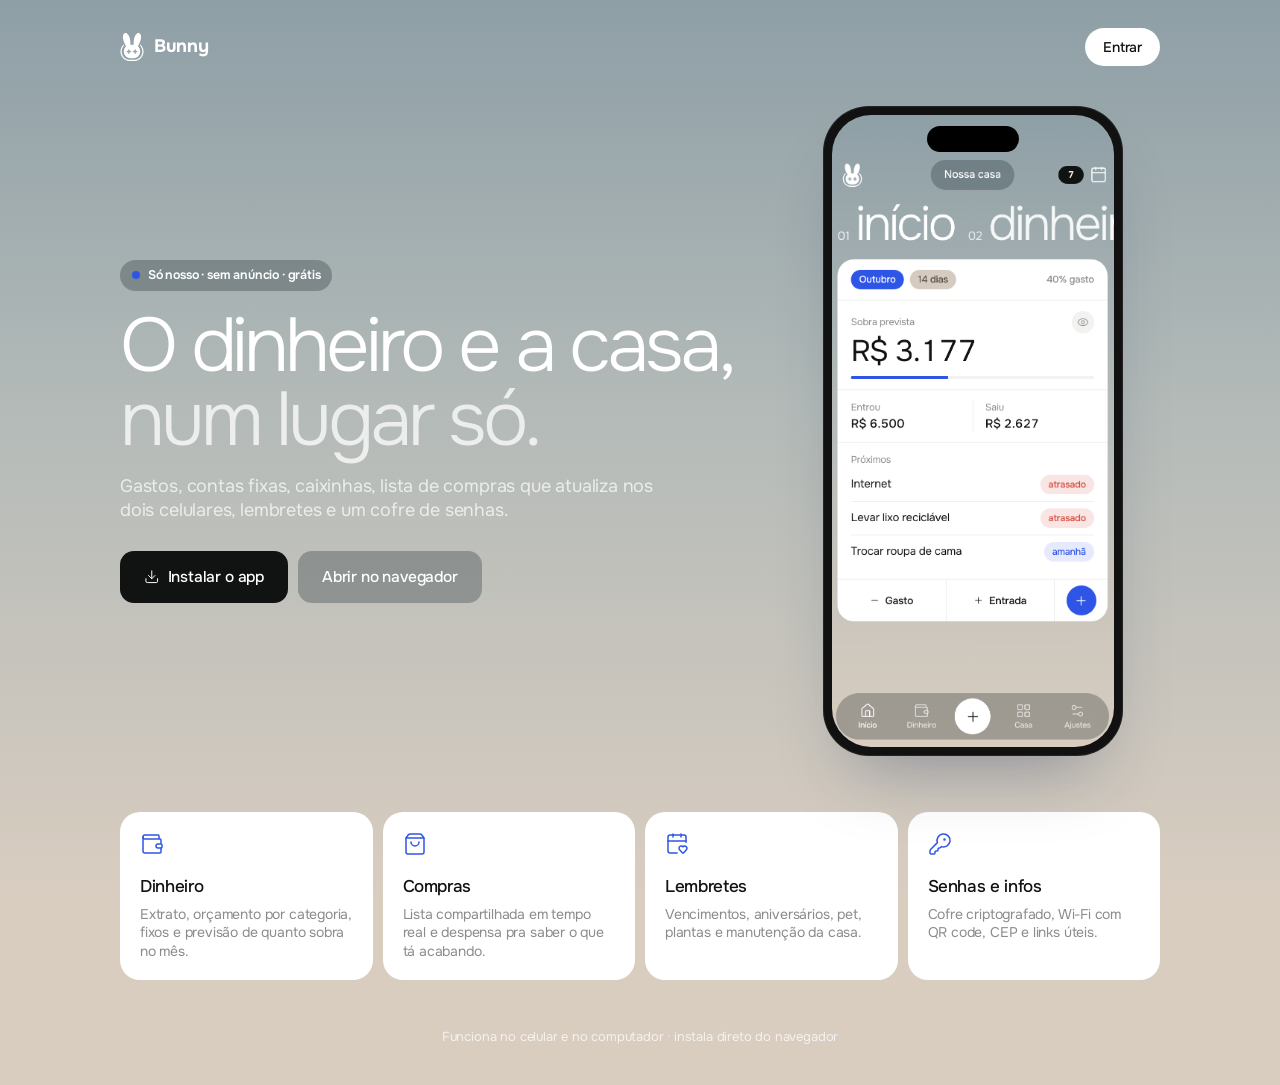
<file: index.html>
<!doctype html>
<html lang="pt-BR">
<head>
  <meta charset="utf-8">
  <meta name="viewport" content="width=device-width, initial-scale=1, viewport-fit=cover">
  <meta name="theme-color" content="#f5f6f8">
  <title>Bunny · finanças e casa</title>
  <meta name="description" content="O app da nossa casa: dinheiro, compras, lembretes e senhas num lugar só.">
  <link rel="manifest" href="/manifest.json">
  <link rel="icon" href="/icons/favicon.svg" type="image/svg+xml">
  <link rel="apple-touch-icon" href="/icons/apple-touch-icon.png">
  <link rel="preload" href="/fonts/onest-latin-wght-normal.woff2" as="font" type="font/woff2" crossorigin>
  <script>if (matchMedia("(display-mode: standalone)").matches || navigator.standalone) location.replace("/app/");</script>
  <script src="/prefs.js"></script>
  <link rel="stylesheet" href="/app/style.css">
  <style>
    .wrap { max-width: 1080px; margin: 0 auto; padding: calc(var(--safe-t) + 18px) 20px 40px; }
    .bar-top { display: flex; align-items: center; justify-content: space-between; margin-bottom: 40px; }
    .brand { display: flex; align-items: center; gap: 10px; font-weight: 700; font-size: 18px; letter-spacing: -0.02em; }
    .brand { color: var(--on-bg); } .brand .m { color: var(--logo); display: grid; }
    .brand svg { width: 24px; height: 28px; fill: currentColor; }
    .pill-link { padding: 10px 18px; border-radius: 999px; font-weight: 500; font-size: 14px; }
    .hero-l { display: grid; gap: 40px; align-items: center; }
    .eyebrow { display: inline-flex; gap: 8px; align-items: center; padding: 7px 12px; border-radius: 999px; font-size: 12.5px; font-weight: 600; margin-bottom: 18px; }
    .eyebrow { background: var(--glass) !important; color: var(--on-bg); } .eyebrow i { width: 8px; height: 8px; border-radius: 50%; background: var(--accent); }
    h1.title { font-size: clamp(44px, 7vw, 76px); line-height: 0.98; letter-spacing: -0.055em; margin: 0 0 18px; font-weight: 300; color: var(--on-bg); }
    h1.title em { font-style: normal; color: var(--on-bg); opacity: .75; }
    .glass { background: var(--surface); }
    
    .lead { font-size: 18px; color: var(--on-bg-muted); max-width: 30em; margin: 0 0 28px; }
    .ctas { display: flex; gap: 10px; flex-wrap: wrap; }
    .ctas .btn { width: auto; padding: 0 24px; height: 52px; font-size: 15.5px; }
    .how { margin-top: 18px; border-radius: var(--r); padding: 16px 18px; font-size: 14px; line-height: 1.55; max-width: 30em; }
    .how b { font-weight: 600; }
    .phone { width: min(300px, 76vw); aspect-ratio: 9 / 19.5; margin: 0 auto; border-radius: 46px; padding: 9px; background: #111; box-shadow: 0 40px 70px -30px rgba(20, 40, 80, .35), 0 0 0 1px rgba(255,255,255,.08) inset; position: relative; }
    .phone::before { content: ""; position: absolute; top: 20px; left: 50%; transform: translateX(-50%); width: 92px; height: 26px; border-radius: 20px; background: #000; z-index: 2; }
    .phone img { width: 100%; height: 100%; object-fit: cover; object-position: top; border-radius: 39px; display: block; background: var(--bg); }
    .feats { display: grid; gap: 10px; margin-top: 56px; }
    .feat { border-radius: var(--r); padding: 20px; } .feat h3 { font-weight: 500; }
    .feat .lucide { font-size: 24px; color: var(--accent-text); }
    .feat h3 { margin: 14px 0 6px; font-size: 17px; letter-spacing: -0.02em; }
    .feat p { margin: 0; color: var(--muted); font-size: 14px; }
    footer { margin-top: 48px; color: var(--on-bg-muted); font-size: 13px; text-align: center; }
    @media (min-width: 860px) {
      .hero-l { grid-template-columns: 1.25fr .75fr; }
      .feats { grid-template-columns: repeat(4, 1fr); }
      .wrap { padding-top: 28px; }
    }
  </style>
</head>
<body>
    <div class="wrap">
    <header class="bar-top">
      <div class="brand"><span class="m" id="lm"></span>Bunny</div>
      <a class="pill-link glass" href="/app/">Entrar</a>
    </header>

    <section class="hero-l">
      <div>
        <span class="eyebrow glass"><i></i>Só nosso · sem anúncio · grátis</span>
        <h1 class="title">O dinheiro e a casa,<br><em>num lugar só.</em></h1>
        <p class="lead">Gastos, contas fixas, caixinhas, lista de compras que atualiza nos dois celulares, lembretes e um cofre de senhas.</p>
        <div class="ctas">
          <button class="btn" id="install"><i data-lucide="download"></i> Instalar o app</button>
          <a class="btn ghost" href="/app/" style="background:var(--glass);color:var(--on-bg)">Abrir no navegador</a>
        </div>
        <div class="how glass" id="how" hidden></div>
      </div>
      <div class="phone"><img src="/icons/preview.png" alt="Tela inicial do app"></div>
    </section>

    <section class="feats">
      <div class="feat glass"><i data-lucide="wallet"></i><h3>Dinheiro</h3><p>Extrato, orçamento por categoria, fixos e previsão de quanto sobra no mês.</p></div>
      <div class="feat glass"><i data-lucide="shopping-bag"></i><h3>Compras</h3><p>Lista compartilhada em tempo real e despensa pra saber o que tá acabando.</p></div>
      <div class="feat glass"><i data-lucide="calendar-heart"></i><h3>Lembretes</h3><p>Vencimentos, aniversários, pet, plantas e manutenção da casa.</p></div>
      <div class="feat glass"><i data-lucide="key-round"></i><h3>Senhas e infos</h3><p>Cofre criptografado, Wi-Fi com QR code, CEP e links úteis.</p></div>
    </section>
    <footer>Funciona no celular e no computador · instala direto do navegador</footer>
  </div>

  <script src="/vendor/lucide.min.js"></script>
  <script>
    document.getElementById("lm").innerHTML = LOGO_SVG;
    lucide.createIcons({ icons: lucide.icons, attrs: { "stroke-width": 1.5 } });
    if ("serviceWorker" in navigator) navigator.serviceWorker.register("/sw.js", { scope: "/" }).catch(() => {});

    const ua = navigator.userAgent;
    const isIOS = /iphone|ipad|ipod/i.test(ua) || (navigator.platform === "MacIntel" && navigator.maxTouchPoints > 1);
    const isMacSafari = /Macintosh/.test(ua) && /Safari/.test(ua) && !/Chrome|Chromium|Edg/.test(ua) && !isIOS;
    const isFirefox = /Firefox/.test(ua);
    const how = document.getElementById("how");
    const btn = document.getElementById("install");
    let deferred = null;
    window.addEventListener("beforeinstallprompt", (e) => { e.preventDefault(); deferred = e; });
    window.addEventListener("appinstalled", () => { how.hidden = false; how.innerHTML = "<b>Pronto!</b> O Bunny já está instalado. Pode abrir pelo ícone."; });

    function showHow(html) { how.innerHTML = html; how.hidden = false; }
    btn.addEventListener("click", async () => {
      if (deferred) {
        deferred.prompt();
        const r = await deferred.userChoice;
        deferred = null;
        if (r.outcome === "accepted") return;
      }
      if (isIOS) showHow("<b>No iPhone:</b> abra este site no <b>Safari</b>, toque em <b>Compartilhar</b> (o quadrado com a seta) e depois em <b>Adicionar à Tela de Início</b>.");
      else if (isMacSafari) showHow("<b>No Mac (Safari):</b> menu <b>Arquivo › Adicionar ao Dock</b>.");
      else if (isFirefox) showHow("O Firefox não instala apps. Abra este site no <b>Chrome</b> ou no <b>Edge</b> e toque em Instalar.");
      else showHow("<b>No Chrome ou Edge:</b> clique no ícone de instalar na barra de endereço (ou menu <b>⋮ › Instalar Bunny</b>). No Android: menu <b>⋮ › Instalar app</b>.");
    });
  </script>
</body>
</html>
</file>
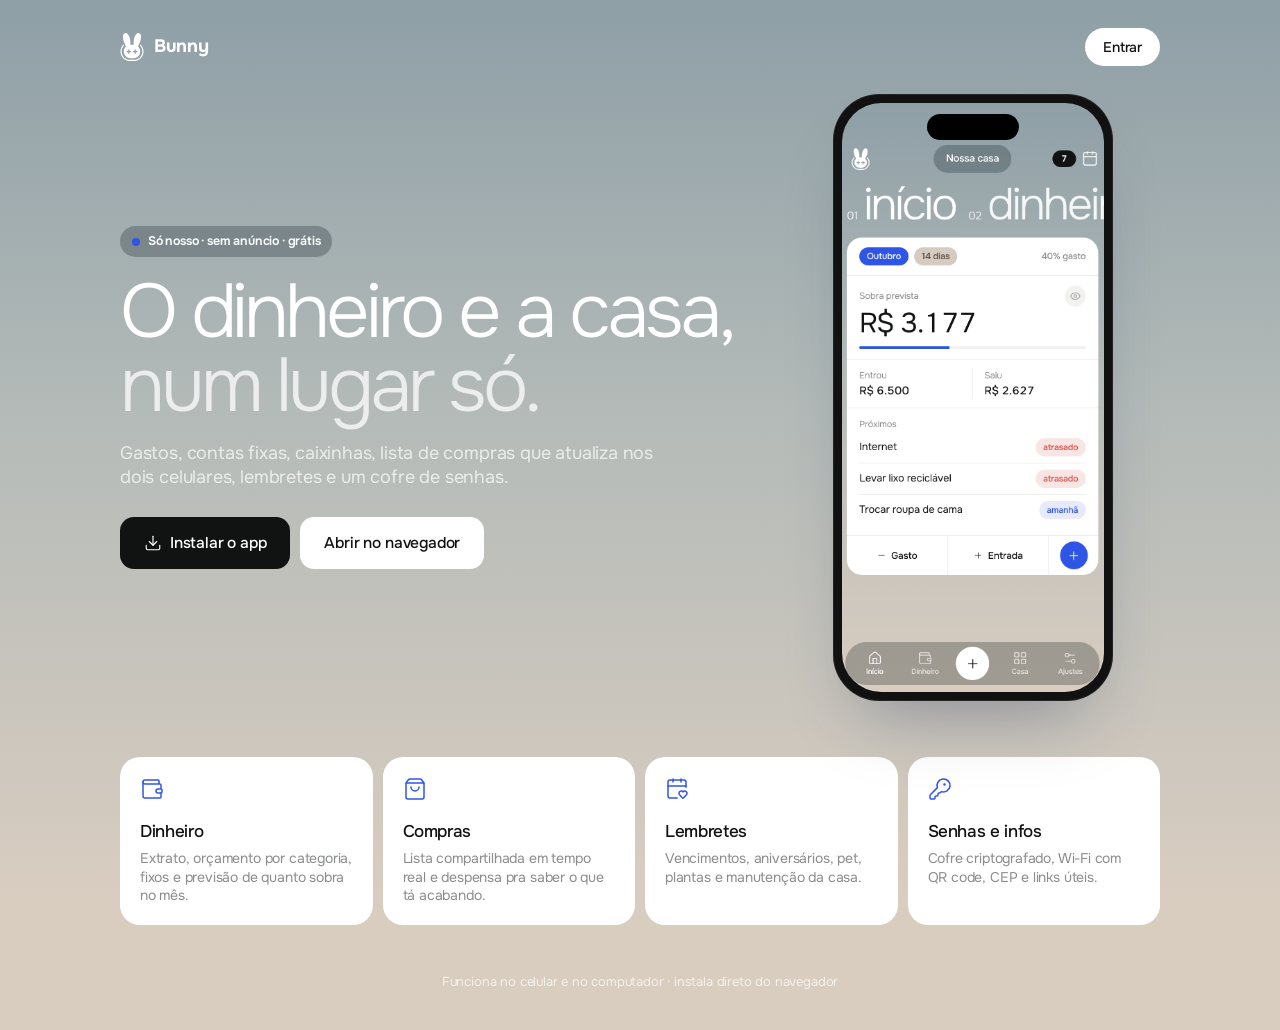
<file: public/index.html>
<!doctype html>
<html lang="pt-BR">
<head>
  <meta charset="utf-8">
  <meta name="viewport" content="width=device-width, initial-scale=1, viewport-fit=cover">
  <meta name="theme-color" content="#f5f6f8">
  <title>Bunny · finanças e casa</title>
  <meta name="description" content="O app da nossa casa: dinheiro, compras, lembretes e senhas num lugar só.">
  <link rel="manifest" href="/manifest.json">
  <link rel="icon" href="/icons/favicon.svg" type="image/svg+xml">
  <link rel="apple-touch-icon" href="/icons/apple-touch-icon.png">
  <link rel="preload" href="/fonts/onest-latin-wght-normal.woff2" as="font" type="font/woff2" crossorigin>
  <script>if (matchMedia("(display-mode: standalone)").matches || navigator.standalone) location.replace("/app/");</script>
  <script src="/prefs.js"></script>
  <link rel="stylesheet" href="/app/style.css">
  <style>
    .wrap { max-width: 1080px; margin: 0 auto; padding: calc(var(--safe-t) + 18px) 20px 40px; }
    .bar-top { display: flex; align-items: center; justify-content: space-between; margin-bottom: 28px; }
    .brand { display: flex; align-items: center; gap: 10px; font-weight: 700; font-size: 18px; letter-spacing: -0.02em; }
    .brand { color: var(--on-bg); } .brand .m { color: var(--logo); display: grid; }
    .brand svg { width: 24px; height: 28px; fill: currentColor; }
    .pill-link { padding: 10px 18px; border-radius: 999px; font-weight: 500; font-size: 14px; }
    .hero-l { display: grid; gap: 40px; align-items: start; }
    .eyebrow { display: inline-flex; gap: 8px; align-items: center; padding: 7px 12px; border-radius: 999px; font-size: 12.5px; font-weight: 600; margin-bottom: 18px; }
    .eyebrow { background: var(--glass) !important; color: var(--on-bg); } .eyebrow i { width: 8px; height: 8px; border-radius: 50%; background: var(--accent); }
    h1.title { font-size: clamp(44px, 7vw, 76px); line-height: 0.98; letter-spacing: -0.055em; margin: 0 0 18px; font-weight: 300; color: var(--on-bg); }
    h1.title em { font-style: normal; color: var(--on-bg); opacity: .75; }
    .glass { background: var(--surface); }
    
    .lead { font-size: 18px; color: var(--on-bg-muted); max-width: 30em; margin: 0 0 28px; }
    .ctas { display: flex; gap: 10px; flex-wrap: wrap; }
    .ctas { align-items: center; } .ctas .btn { width: auto; padding: 0 24px; height: 52px; font-size: 15.5px; line-height: 1; } .ctas .btn svg { width: 18px; height: 18px; }
    .how { margin-top: 18px; border-radius: var(--r); padding: 16px 18px; font-size: 14px; line-height: 1.55; max-width: 30em; }
    .how b { font-weight: 600; }
    .phone { width: min(280px, 72vw, 46vh); aspect-ratio: 9 / 19.5; margin: 0 auto; border-radius: 46px; padding: 9px; background: #111; box-shadow: 0 40px 70px -30px rgba(20, 40, 80, .35), 0 0 0 1px rgba(255,255,255,.08) inset; position: relative; }
    .phone::before { content: ""; position: absolute; top: 20px; left: 50%; transform: translateX(-50%); width: 92px; height: 26px; border-radius: 20px; background: #000; z-index: 2; }
    .phone img { width: 100%; height: 100%; object-fit: cover; object-position: top; border-radius: 39px; display: block; background: var(--bg); }
    .feats { display: grid; gap: 10px; margin-top: 56px; }
    .feat { border-radius: var(--r); padding: 20px; } .feat h3 { font-weight: 500; }
    .feat .lucide { font-size: 24px; color: var(--accent-text); }
    .feat h3 { margin: 14px 0 6px; font-size: 17px; letter-spacing: -0.02em; }
    .feat p { margin: 0; color: var(--muted); font-size: 14px; }
    footer { margin-top: 48px; color: var(--on-bg-muted); font-size: 13px; text-align: center; }
    @media (min-width: 860px) {
      .hero-l { grid-template-columns: 1.25fr .75fr; align-items: center; min-height: min(560px, 70vh); }
      .feats { grid-template-columns: repeat(4, 1fr); }
      .wrap { padding-top: 28px; }
    }
  </style>
</head>
<body>
    <div class="wrap">
    <header class="bar-top">
      <div class="brand"><span class="m" id="lm"></span>Bunny</div>
      <a class="pill-link glass" href="/app/">Entrar</a>
    </header>

    <section class="hero-l">
      <div>
        <span class="eyebrow glass"><i></i>Só nosso · sem anúncio · grátis</span>
        <h1 class="title">O dinheiro e a casa,<br><em>num lugar só.</em></h1>
        <p class="lead">Gastos, contas fixas, caixinhas, lista de compras que atualiza nos dois celulares, lembretes e um cofre de senhas.</p>
        <div class="ctas">
          <button class="btn" id="install"><i data-lucide="download"></i> Instalar o app</button>
          <a class="btn ghost" href="/app/" style="background:#fff;color:#111312">Abrir no navegador</a>
        </div>
        <div class="how glass" id="how" hidden></div>
      </div>
      <div class="phone"><img src="/icons/preview.png" alt="Tela inicial do app"></div>
    </section>

    <section class="feats">
      <div class="feat glass"><i data-lucide="wallet"></i><h3>Dinheiro</h3><p>Extrato, orçamento por categoria, fixos e previsão de quanto sobra no mês.</p></div>
      <div class="feat glass"><i data-lucide="shopping-bag"></i><h3>Compras</h3><p>Lista compartilhada em tempo real e despensa pra saber o que tá acabando.</p></div>
      <div class="feat glass"><i data-lucide="calendar-heart"></i><h3>Lembretes</h3><p>Vencimentos, aniversários, pet, plantas e manutenção da casa.</p></div>
      <div class="feat glass"><i data-lucide="key-round"></i><h3>Senhas e infos</h3><p>Cofre criptografado, Wi-Fi com QR code, CEP e links úteis.</p></div>
    </section>
    <footer>Funciona no celular e no computador · instala direto do navegador</footer>
  </div>

  <script src="/vendor/lucide.min.js"></script>
  <script>
    document.getElementById("lm").innerHTML = LOGO_SVG;
    lucide.createIcons({ icons: lucide.icons, attrs: { "stroke-width": 1.5 } });
    if ("serviceWorker" in navigator) navigator.serviceWorker.register("/sw.js", { scope: "/" }).catch(() => {});

    const ua = navigator.userAgent;
    const isIOS = /iphone|ipad|ipod/i.test(ua) || (navigator.platform === "MacIntel" && navigator.maxTouchPoints > 1);
    const isMacSafari = /Macintosh/.test(ua) && /Safari/.test(ua) && !/Chrome|Chromium|Edg/.test(ua) && !isIOS;
    const isFirefox = /Firefox/.test(ua);
    const how = document.getElementById("how");
    const btn = document.getElementById("install");
    let deferred = null;
    window.addEventListener("beforeinstallprompt", (e) => { e.preventDefault(); deferred = e; btn.classList.add("ready"); });
    window.addEventListener("appinstalled", () => { how.hidden = false; how.innerHTML = "<b>Pronto!</b> O Bunny já está instalado. Pode abrir pelo ícone."; });

    function showHow(html) { how.innerHTML = html; how.hidden = false; }
    const isEdge = /Edg\//.test(ua);
    const isAndroid = /Android/i.test(ua);
    function guide() {
      if (isIOS) return "<b>No iPhone:</b> abra este site no <b>Safari</b>, toque em <b>Compartilhar</b> (quadrado com a seta) e depois em <b>Adicionar à Tela de Início</b>.";
      if (isMacSafari) return "<b>No Mac (Safari):</b> menu <b>Arquivo › Adicionar ao Dock</b>.";
      if (isFirefox) return "O Firefox não instala apps. Abra este site no <b>Chrome</b> ou no <b>Edge</b>.";
      if (isAndroid) return "<b>No Android:</b> toque nos <b>três pontinhos ⋮</b> do Chrome e em <b>Instalar app</b> (ou Adicionar à tela inicial).";
      if (isEdge) return "<b>No Edge:</b> clique no ícone de app na barra de endereço (à direita) ou no menu <b>⋯ › Aplicativos › Instalar este site como aplicativo</b>.";
      return "<b>No Chrome:</b> clique no ícone de instalar na barra de endereço (à direita) ou no menu <b>⋮ › Transmitir, salvar e compartilhar › Instalar página como app</b>.";
    }
    btn.addEventListener("click", async () => {
      if (!deferred) showHow(guide());
      if (deferred) {
        const d = deferred; deferred = null;
        try {
          d.prompt();
          const r = await d.userChoice;
          if (r.outcome === "accepted") showHow("<b>Pronto!</b> O Bunny foi instalado. Abra pelo ícone.");
        } catch (e) {}
      }
    });
  </script>
</body>
</html>
</file>
<file: app/style.css>
@font-face { font-family: "Onest"; font-style: normal; font-display: swap; font-weight: 100 900; src: url("/fonts/onest-latin-wght-normal.woff2") format("woff2"); unicode-range: U+0000-00FF, U+0131, U+0152-0153, U+02BB-02BC, U+02C6, U+02DA, U+02DC, U+0304, U+0308, U+0329, U+2000-206F, U+20AC, U+2122, U+2191, U+2193, U+2212, U+2215, U+FEFF, U+FFFD; }
@font-face { font-family: "Onest"; font-style: normal; font-display: swap; font-weight: 100 900; src: url("/fonts/onest-latin-ext-wght-normal.woff2") format("woff2"); unicode-range: U+0100-02BA, U+02BD-02C5, U+02C7-02CC, U+02CE-02D7, U+02DD-02FF, U+0304, U+0308, U+0329, U+1D00-1DBF, U+1E00-1E9F, U+1EF2-1EFF, U+2020, U+20A0-20AB, U+20AD-20C0, U+2113, U+2C60-2C7F, U+A720-A7FF; }

/* =========================================================
   Tokens — estilo "Salty mail": fundo degradê neutro, títulos
   grandes e finos, pílulas de vidro, cartões brancos limpos.
   ========================================================= */
:root {
  --accent: #2f55e6;
  --on-accent: #ffffff;
  --accent-soft: color-mix(in oklab, var(--accent) 12%, transparent);
  --accent-text: var(--accent);

  --bg-top: #8e9fa6;
  --bg-mid: #b3bab8;
  --bg-bot: #d9cdc0;
  --on-bg: #ffffff;
  --on-bg-muted: rgba(255, 255, 255, 0.72);
  --glass: rgba(38, 52, 58, 0.32);
  --glass-light: rgba(255, 255, 255, 0.28);

  --surface: #ffffff;
  --surface-2: #f2f2f0;
  --line: #ececea;
  --fg: #111312;
  --muted: #8a8d8b;
  --dim: #b9bcba;
  --ink: #111312;
  --on-ink: #ffffff;
  --pos: #2f8f5b;
  --neg: #d4473a;
  --warn: #b7791f;
  --tag-beige: #d6cbc0;
  --tag-green: #bfdcae;
  --blur: blur(18px) saturate(140%);

  --r: 22px;
  --r-sm: 14px;
  --side-w: 236px;
  --safe-b: env(safe-area-inset-bottom, 0px);
  --safe-t: env(safe-area-inset-top, 0px);
  color-scheme: light;
}
:root[data-theme="dark"] {
  --bg-top: #1d2427;
  --bg-mid: #22272a;
  --bg-bot: #2b2723;
  --glass: rgba(255, 255, 255, 0.10);
  --glass-light: rgba(255, 255, 255, 0.10);
  --surface: #191c1d;
  --surface-2: #232727;
  --line: #2a2e2f;
  --fg: #eef0ef;
  --muted: #8b908e;
  --dim: #5c615f;
  --ink: #eef0ef;
  --on-ink: #111312;
  --pos: #5fc98e;
  --neg: #f08377;
  --warn: #e9b65c;
  --tag-beige: #4a423b;
  --tag-green: #33472b;
  --accent-text: color-mix(in oklab, var(--accent) 65%, #fff);
  color-scheme: dark;
}
:root[data-bg="plain"] { --bg-top: #eeeeec; --bg-mid: #eeeeec; --bg-bot: #eeeeec; --on-bg: #111312; --on-bg-muted: #8a8d8b; --glass: rgba(17, 19, 18, 0.07); --glass-light: rgba(17, 19, 18, 0.06); }
:root[data-bg="plain"][data-theme="dark"] { --bg-top: #121414; --bg-mid: #121414; --bg-bot: #121414; --on-bg: #eef0ef; --on-bg-muted: #8b908e; --glass: rgba(255,255,255,.08); --glass-light: rgba(255,255,255,.08); }
:root[data-bg="photo"] { --surface: rgba(255, 255, 255, 0.84); }
:root[data-bg="photo"][data-theme="dark"] { --surface: rgba(25, 28, 29, 0.8); }

/* ================= Base ================= */
* { box-sizing: border-box; -webkit-tap-highlight-color: transparent; }
html { background: var(--bg-bot); }
body {
  margin: 0; color: var(--fg); background: transparent;
  font-family: "Onest", system-ui, -apple-system, "Segoe UI", Roboto, sans-serif;
  font-size: 15px; line-height: 1.32; letter-spacing: -0.012em; -webkit-font-smoothing: antialiased;
  min-height: 100dvh; overscroll-behavior-y: none;
}
body::before {
  content: ""; position: fixed; inset: 0; z-index: -1; pointer-events: none;
  background: linear-gradient(180deg, var(--bg-top) 0%, var(--bg-mid) 45%, var(--bg-bot) 100%);
}
:root[data-bg="photo"] body::before { background: linear-gradient(rgba(0,0,0,.08), rgba(0,0,0,.18)), var(--photo) center / cover no-repeat; }
:root[data-bg="photo"][data-theme="dark"] body::before { background: linear-gradient(rgba(0,0,0,.4), rgba(0,0,0,.55)), var(--photo) center / cover no-repeat; }
button, input, select, textarea { font: inherit; color: inherit; letter-spacing: inherit; }
button { cursor: pointer; border: 0; background: none; padding: 0; }
a { color: inherit; text-decoration: none; }
svg.lucide { stroke-width: 1.5; width: 1em; height: 1em; flex: none; }
.big, .v, .val, .amt, .when b, .day b { font-variant-numeric: tabular-nums; }

#app { max-width: 560px; margin: 0 auto; padding: calc(var(--safe-t) + 12px) 14px calc(var(--safe-b) + 100px); }
.glass-el { background: var(--glass); -webkit-backdrop-filter: var(--blur); backdrop-filter: var(--blur); color: var(--on-bg); }

/* ================= Topo ================= */
.top { display: grid; grid-template-columns: 44px 1fr 44px; align-items: center; gap: 8px; min-height: 44px; margin: 0 0 14px; }
.top .pill { justify-self: center; }
.top #topAct { display: flex; justify-content: flex-end; gap: 6px; }
.round { width: 40px; height: 40px; border-radius: 50%; display: grid; place-items: center; font-size: 18px; background: var(--glass); color: var(--on-bg); -webkit-backdrop-filter: var(--blur); backdrop-filter: var(--blur); }
.round.ink { background: var(--ink); color: var(--on-ink); width: auto; min-width: 40px; height: 34px; border-radius: 999px; padding: 0 12px; font-size: 17px; }
.pill { display: inline-flex; align-items: center; gap: 6px; height: 40px; padding: 0 18px; border-radius: 999px; background: var(--glass); color: var(--on-bg); -webkit-backdrop-filter: var(--blur); backdrop-filter: var(--blur); font-size: 14.5px; font-weight: 500; white-space: nowrap; max-width: 60vw; overflow: hidden; text-overflow: ellipsis; }
.logo-btn { width: 40px; height: 40px; display: grid; place-items: center; color: var(--logo); }
.logo-btn svg { width: 26px; height: 31px; fill: currentColor; }
:root { --logo: #fff; }
:root[data-bg="plain"] { --logo: var(--fg); }
:root[data-logo="ink"] { --logo: #111312; }
:root[data-logo="accent"] { --logo: var(--accent); }
.count-pill { display: inline-flex; align-items: center; gap: 8px; color: var(--on-bg); }
.count-pill b { background: #111312; color: #fff; font-size: 12.5px; font-weight: 600; height: 24px; min-width: 34px; padding: 0 8px; border-radius: 999px; display: grid; place-items: center; }
.count-pill .lucide { font-size: 24px; }

/* título gigante "01 início" com o próximo espiando */
.mega-row { position: relative; display: flex; align-items: baseline; gap: 18px; margin: 4px -14px 16px; padding: 0 14px; overflow: hidden; white-space: nowrap; color: var(--on-bg); }
.mega { display: inline-flex; align-items: baseline; gap: 8px; font-size: 64px; font-weight: 300; letter-spacing: -0.05em; line-height: 0.95; margin: 0; }
.mega small { font-size: 16px; font-weight: 400; letter-spacing: 0; opacity: .85; }
.mega.next { opacity: .9; }

/* ================= Cartão principal (seções separadas por linha) ================= */
.sheet-card, .hero-card { background: var(--surface); border-radius: var(--r); overflow: hidden; margin-bottom: 12px; color: var(--fg); -webkit-backdrop-filter: var(--blur); backdrop-filter: var(--blur); }
.sec { padding: 14px 18px; }
.sec + .sec { border-top: 1px solid var(--line); }
.sec.row-sec { display: flex; align-items: center; gap: 8px; }
.sec .right { margin-left: auto; font-size: 13px; font-weight: 500; }
.lbl { font-size: 13px; color: var(--muted); margin-bottom: 3px; display: flex; align-items: center; gap: 6px; }
.val { font-size: 16px; font-weight: 500; }
.sec .big, .hero-card .big { font-size: 40px; font-weight: 400; letter-spacing: -0.045em; line-height: 1.05; }
.two { display: grid; grid-template-columns: 1fr 1fr; }
.two > div + div { border-left: 1px solid var(--line); padding-left: 16px; }
.card-foot { display: flex; align-items: center; border-top: 1px solid var(--line); }
.card-foot button, .card-foot a { flex: 1; height: 56px; display: flex; align-items: center; justify-content: center; gap: 7px; font-size: 14px; font-weight: 500; }
.card-foot > * + * { border-left: 1px solid var(--line); }
.card-foot .go { flex: 0 0 72px; }
.card-foot .go span { width: 40px; height: 40px; border-radius: 50%; background: var(--accent); color: var(--on-accent); display: grid; place-items: center; font-size: 19px; }

/* compat: hero-card antigo vira cartão branco */
.hero-card { padding: 16px 18px; }
.hc-top { display: flex; align-items: center; justify-content: space-between; font-size: 13px; color: var(--muted); }
.hero-card .big { margin: 4px 0 12px; }
.hc-pills { display: flex; gap: 6px; flex-wrap: wrap; }
.hc-pills span, .tag { display: inline-flex; align-items: center; gap: 5px; height: 26px; padding: 0 11px; border-radius: 999px; font-size: 13px; font-weight: 500; background: var(--surface-2); color: var(--fg); white-space: nowrap; }
.tag.blue { background: var(--accent); color: var(--on-accent); }
.tag.beige { background: var(--tag-beige); color: #fff; }
:root[data-theme="dark"] .tag.beige { color: var(--fg); }
.tag.green { background: var(--tag-green); color: #1f3a17; }
:root[data-theme="dark"] .tag.green { color: var(--fg); }
.hc-bar, .meter { height: 4px; border-radius: 4px; background: var(--surface-2); overflow: hidden; margin-top: 12px; }
.hc-bar i, .meter i { display: block; height: 100%; background: var(--accent); }
.hc-foot { display: flex; justify-content: space-between; font-size: 12.5px; color: var(--muted); margin-top: 6px; }
.eye { width: 30px; height: 30px; border-radius: 50%; display: inline-grid; place-items: center; color: var(--muted); font-size: 16px; background: var(--surface-2); }

/* meses como os dias do calendário da referência */
.days { display: flex; gap: 8px; overflow-x: auto; margin: 0 -14px 16px; padding: 6px 14px; scrollbar-width: none; align-items: center; }
.days::-webkit-scrollbar { display: none; }
.day { flex: none; width: 66px; height: 72px; border-radius: 16px; background: var(--surface); display: flex; flex-direction: column; align-items: center; justify-content: center; gap: 2px; color: var(--fg); }
.day b { font-size: 22px; font-weight: 400; letter-spacing: -0.03em; line-height: 1; }
.day small { font-size: 12px; color: var(--muted); }
.day.on { width: 76px; height: 86px; position: relative; }
.day.on::after { content: ""; position: absolute; bottom: 10px; width: 22px; height: 3px; border-radius: 3px; background: var(--accent); }

/* ================= Listas ================= */
.section-title { font-size: 15px; color: var(--on-bg); margin: 20px 6px 8px; font-weight: 400; display: flex; justify-content: space-between; align-items: center; gap: 10px; }
.section-title:first-child { margin-top: 0; }
.section-title span { font-weight: 400; color: var(--on-bg-muted); font-size: 13px; }
.list, .card { background: var(--surface); border-radius: var(--r); overflow: hidden; -webkit-backdrop-filter: var(--blur); backdrop-filter: var(--blur); }
.card { padding: 14px 18px; position: relative; }
.card + .card { margin-top: 8px; }
.card .row { padding-left: 0; padding-right: 0; }
.card-head { display: flex; justify-content: space-between; align-items: center; font-size: 13px; color: var(--muted); margin-bottom: 2px; }
.card-head a { color: var(--accent-text); font-weight: 500; }
.badge { min-width: 22px; height: 22px; padding: 0 7px; border-radius: 999px; background: #111312; color: #fff; display: inline-grid; place-items: center; font-size: 11.5px; font-weight: 600; }
.row { display: flex; align-items: center; gap: 12px; padding: 12px 18px; min-height: 54px; }
.row + .row { border-top: 1px solid var(--line); }
.row .ic { width: 24px; display: grid; place-items: center; font-size: 19px; flex: none; color: var(--muted); }
.row .ic.acc { color: var(--accent-text); }
.row .main { flex: 1; min-width: 0; }
.row .t { font-size: 15px; font-weight: 400; overflow: hidden; text-overflow: ellipsis; white-space: nowrap; }
.row .s { font-size: 12.5px; color: var(--muted); margin-top: 1px; overflow: hidden; text-overflow: ellipsis; white-space: nowrap; }
.row .v { font-weight: 500; text-align: right; white-space: nowrap; font-size: 15px; }
.row .v small { display: block; font-size: 11px; color: var(--muted); font-weight: 400; }
.row.done .t { text-decoration: line-through; color: var(--dim); }
.row > .muted { color: var(--dim); }
.datechip { font-size: 12.5px; font-weight: 500; height: 26px; display: inline-grid; place-items: center; padding: 0 11px; border-radius: 999px; background: var(--surface-2); color: var(--muted); white-space: nowrap; }
.datechip.late { background: color-mix(in oklab, var(--neg) 14%, transparent); color: var(--neg); }
.datechip.soon { background: var(--accent-soft); color: var(--accent-text); }
.pos { color: var(--pos); }
.neg { color: var(--neg); }
.warn { color: var(--warn); }
.muted { color: var(--muted); }
.empty { color: var(--muted); text-align: center; padding: 24px 18px; font-size: 14px; }
.add-row { display: flex; align-items: center; justify-content: space-between; width: 100%; border: 1.5px dashed color-mix(in oklab, var(--on-bg) 55%, transparent); border-radius: var(--r); padding: 15px 18px; margin-top: 10px; color: var(--on-bg); font-size: 15px; }
.add-row .lucide { font-size: 18px; }
.check { width: 24px; height: 24px; border-radius: 50%; border: 1.5px solid var(--dim); display: grid; place-items: center; flex: none; font-size: 14px; color: transparent; }
.check.on { background: var(--accent); border-color: var(--accent); color: var(--on-accent); }
.icon-btn { width: 34px; height: 34px; border-radius: 50%; display: grid; place-items: center; font-size: 16px; flex: none; color: var(--muted); border: 1px solid var(--line); }
.bar { height: 4px; background: var(--surface-2); border-radius: 4px; overflow: hidden; margin-top: 10px; }
.bar i { display: block; height: 100%; background: var(--accent); }
.bar i.over { background: var(--neg); }
.pic { font-size: 21px; color: var(--accent-text); width: 26px; display: grid; place-items: center; flex: none; }
.person { display: flex; align-items: center; gap: 12px; }
.person .main { flex: 1; min-width: 0; }
.person .t { font-size: 15px; }
.person .s { font-size: 12.5px; color: var(--muted); }
.hint { font-size: 12.5px; color: var(--on-bg-muted); margin: 8px 6px 0; }

/* abas: pílulas sobre o fundo */
.chips, .tabs-top { display: flex; gap: 6px; overflow-x: auto; margin: 0 -14px 12px; padding: 2px 14px; scrollbar-width: none; }
.chips::-webkit-scrollbar, .tabs-top::-webkit-scrollbar { display: none; }
.chip, .tabs-top button { flex: none; height: 34px; padding: 0 15px; border-radius: 999px; font-size: 14px; font-weight: 500; color: var(--on-bg); background: var(--glass-light); -webkit-backdrop-filter: var(--blur); backdrop-filter: var(--blur); white-space: nowrap; }
.chip.on, .tabs-top button.on { background: var(--surface); color: var(--fg); }
.small-chip { height: 28px; padding: 0 12px; border-radius: 999px; font-size: 13px; font-weight: 500; background: var(--surface-2); white-space: nowrap; }
.small-chip.on { background: var(--accent); color: var(--on-accent); }
.seg { display: flex; background: var(--surface-2); border-radius: 999px; padding: 3px; gap: 3px; }
.seg button { flex: 1; height: 40px; border-radius: 999px; color: var(--muted); font-size: 14px; font-weight: 500; }
.seg button.on { background: var(--surface); color: var(--fg); box-shadow: 0 1px 3px rgba(0, 0, 0, 0.1); }
.list .seg, .card .seg { margin: 0; }

/* grade da Casa: quadradinhos brancos como os dias */
.tiles3 { display: grid; grid-template-columns: repeat(3, 1fr); gap: 8px; }
.tile { background: var(--surface); border-radius: 18px; padding: 18px 6px 14px; display: flex; flex-direction: column; align-items: center; gap: 9px; font-size: 13.5px; position: relative; color: var(--fg); -webkit-backdrop-filter: var(--blur); backdrop-filter: var(--blur); }
.tile .lucide { font-size: 26px; stroke-width: 1.4; }
.tile .count { position: absolute; top: 9px; right: 9px; min-width: 22px; height: 20px; padding: 0 6px; border-radius: 999px; background: #111312; color: #fff; font-size: 11px; font-weight: 600; display: grid; place-items: center; }
.tile .dots { position: absolute; top: 9px; display: flex; gap: 3px; }

/* caixinhas */
.box-row { padding: 16px 18px; }
.box-row + .box-row { border-top: 1px solid var(--line); }
.box-row .top-line { display: flex; align-items: baseline; justify-content: space-between; gap: 10px; }
.box-row .name { font-size: 15px; }
.box-row .amt { font-size: 22px; font-weight: 400; letter-spacing: -0.03em; }
.box-row .sub { font-size: 12.5px; color: var(--muted); }
.box-row .acts { display: flex; gap: 6px; margin-top: 12px; }
.box-row .acts button { height: 32px; padding: 0 14px; border-radius: 999px; font-size: 13px; font-weight: 500; border: 1px solid var(--line); }
.box-row .acts button.pri { background: var(--accent); color: var(--on-accent); border-color: var(--accent); }

/* notas */
.note-card { background: var(--surface); border-radius: var(--r); padding: 16px 18px; margin-bottom: 8px; }
.note-card p { margin: 0 0 10px; white-space: pre-wrap; font-size: 15.5px; line-height: 1.45; }
.note-card footer { display: flex; justify-content: space-between; align-items: center; color: var(--muted); font-size: 12.5px; }

/* quadro / kanban */
.board { display: grid; }
.col-head, .kcol-head { display: flex; align-items: center; gap: 8px; justify-content: space-between; font-size: 15px; color: var(--on-bg); margin: 20px 6px 8px; }
.col-head a { color: var(--on-bg-muted); font-size: 13px; }
.kcol-head { justify-content: flex-start; }
.kanban { display: grid; }
.kanban > div:first-child .kcol-head { margin-top: 0; }
.kcard { background: var(--surface); border-radius: var(--r-sm); padding: 13px 14px; display: flex; gap: 10px; align-items: flex-start; margin-bottom: 6px; cursor: pointer; }
.kcard .t { font-size: 15px; }
.kcard .s { font-size: 12.5px; color: var(--muted); margin-top: 2px; }
.kcard.done .t { text-decoration: line-through; color: var(--dim); }
.kempty { font-size: 13px; color: var(--on-bg-muted); padding: 4px 6px 10px; }
.kanban > div.over { outline: 2px dashed var(--on-bg); outline-offset: 2px; border-radius: var(--r); }

/* ================= Navegação ================= */
.nav {
  position: fixed; z-index: 10; left: 50%; transform: translateX(-50%); bottom: calc(var(--safe-b) + 10px);
  width: min(400px, calc(100% - 24px)); height: 62px; border-radius: 999px; padding: 0 6px;
  display: grid; grid-template-columns: 1fr 1fr 64px 1fr 1fr; align-items: center;
  background: var(--glass); -webkit-backdrop-filter: var(--blur); backdrop-filter: var(--blur);
}
.nav a { display: flex; flex-direction: column; align-items: center; gap: 2px; font-size: 10.5px; font-weight: 500; color: var(--on-bg-muted); }
.nav a .lucide { font-size: 21px; }
.nav a.on { color: var(--on-bg); }
.nav .fab { width: 48px; height: 48px; border-radius: 50%; margin: 0 auto; display: grid; place-items: center; font-size: 21px; background: #fff; color: #111312; }
:root[data-theme="dark"] .nav .fab { background: var(--fg); }
.nav[hidden], .side[hidden] { display: none !important; }
.side { display: none; }

/* ================= Formulários / gaveta ================= */
.field { display: block; margin-bottom: 12px; }
.field span { display: block; font-size: 13px; color: var(--muted); margin: 0 4px 6px; }
.input, .field input, .field select, .field textarea { width: 100%; background: var(--surface-2); border: 1.5px solid transparent; border-radius: var(--r-sm); padding: 13px 14px; font-size: 16px; outline: none; appearance: none; }
.field textarea { min-height: 88px; resize: vertical; }
.input:focus, .field input:focus, .field select:focus, .field textarea:focus { border-color: var(--accent); background: var(--surface); }
.quick-add { display: flex; gap: 8px; margin-bottom: 10px; }
.quick-add .input { background: var(--surface); flex: 1; border-radius: 999px; padding-left: 18px; }
.quick-add .round { width: 48px; height: 48px; background: var(--ink); color: var(--on-ink); flex: none; }
.toggle { display: flex; align-items: center; justify-content: space-between; gap: 12px; padding: 13px 18px; font-size: 15px; }
.list .toggle + .toggle { border-top: 1px solid var(--line); }
.sheet .toggle { background: var(--surface-2); border-radius: var(--r-sm); margin-bottom: 12px; padding: 13px 14px; }
.switch { appearance: none; width: 44px; height: 26px; border-radius: 999px; background: var(--dim); position: relative; transition: 0.2s; flex: none; cursor: pointer; margin: 0; }
.switch::after { content: ""; position: absolute; top: 3px; left: 3px; width: 20px; height: 20px; border-radius: 50%; background: #fff; transition: 0.2s; box-shadow: 0 1px 3px rgba(0, 0, 0, 0.2); }
.switch:checked { background: var(--accent); }
.switch:checked::after { transform: translateX(18px); }
.btn { height: 52px; border-radius: 999px; background: var(--ink); color: var(--on-ink); font-weight: 500; font-size: 15.5px; width: 100%; display: inline-flex; align-items: center; justify-content: center; gap: 8px; }
.btn.acc { background: var(--accent); color: var(--on-accent); }
.btn.ghost { background: var(--surface-2); color: var(--fg); }
.btn.danger { background: transparent; color: var(--neg); }
.btn:disabled { opacity: 0.6; }

.scrim { position: fixed; inset: 0; background: rgba(20, 26, 28, 0.35); z-index: 20; opacity: 0; transition: opacity 0.2s; }
.scrim.show { opacity: 1; }
.sheet { position: fixed; left: 0; right: 0; bottom: 0; z-index: 21; max-width: 560px; margin: 0 auto; background: var(--surface); border-radius: 28px 28px 0 0; padding: 10px 16px calc(var(--safe-b) + 18px); max-height: 92dvh; overflow-y: auto; transform: translateY(100%); transition: transform 0.26s cubic-bezier(0.2, 0.8, 0.2, 1); }
:root[data-bg="photo"] .sheet { background: var(--surface); }
.sheet.show { transform: none; }
.sheet .grab { width: 40px; height: 4px; border-radius: 4px; background: var(--line); margin: 0 auto 14px; }
.sheet h2 { font-size: 22px; font-weight: 400; margin: 0 4px 16px; letter-spacing: -0.03em; }
.sheet .actions { display: grid; gap: 8px; margin-top: 18px; }
.sheet .list { background: var(--surface-2); }
.sheet-grid { display: grid; grid-template-columns: repeat(3, 1fr); gap: 8px; }
.sheet-grid button { background: var(--surface-2); border-radius: 18px; padding: 16px 6px 14px; display: flex; flex-direction: column; align-items: center; gap: 8px; font-size: 13.5px; }
.sheet-grid .lucide { font-size: 22px; }

.toast { position: fixed; left: 50%; bottom: calc(var(--safe-b) + 86px); transform: translateX(-50%) translateY(16px); background: #111312; color: #fff; padding: 10px 16px; border-radius: 999px; font-size: 14px; opacity: 0; transition: 0.2s; z-index: 40; white-space: nowrap; pointer-events: none; }
.toast.show { opacity: 1; transform: translateX(-50%); }

.swatches { display: flex; gap: 10px; flex-wrap: wrap; padding: 14px 18px; }
.swatch { width: 32px; height: 32px; border-radius: 50%; outline: 2px solid transparent; outline-offset: 3px; }
.swatch.on { outline-color: var(--fg); }
.bg-opts { display: grid; grid-template-columns: repeat(3, 1fr); gap: 8px; padding: 12px; }
.bg-opt { border-radius: var(--r-sm); border: 1.5px solid var(--line); padding: 8px; font-size: 13px; text-align: center; }
.bg-opt i { display: block; height: 56px; border-radius: 9px; margin-bottom: 6px; background: var(--surface-2) center / cover; }
.bg-opt.on { border-color: var(--accent); color: var(--accent-text); }

/* ================= Login ================= */
.auth { min-height: calc(100dvh - 60px); display: flex; flex-direction: column; justify-content: center; max-width: 400px; margin: 0 auto; color: var(--on-bg); }
.auth .logo { color: var(--logo); margin-bottom: 14px; }
.auth .logo svg { width: 46px; height: 54px; fill: currentColor; }
.auth .logo .lucide { font-size: 40px; }
.auth h1 { font-size: 56px; font-weight: 300; margin: 0 0 6px; letter-spacing: -0.05em; line-height: 1; }
.auth p { color: var(--on-bg-muted); margin: 0 0 24px; }
.auth form { background: var(--surface); border-radius: var(--r); padding: 18px; color: var(--fg); }
.auth .btn { margin-top: 4px; }
.link-btn { color: var(--on-bg); font-size: 14px; margin-top: 16px; text-align: center; width: 100%; font-weight: 500; }
.link-btn.muted { color: var(--on-bg-muted); }

.code { font-family: ui-monospace, "SF Mono", Menlo, monospace; letter-spacing: 0.16em; font-size: 26px; font-weight: 500; }
.qr { background: #fff; border-radius: 16px; padding: 14px; width: 210px; margin: 0 auto 8px; }
.qr svg { width: 100%; height: auto; display: block; }
.secret { font-family: ui-monospace, "SF Mono", Menlo, monospace; }
.center { text-align: center; }
.spin { animation: spin 1s linear infinite; }
@keyframes spin { to { transform: rotate(360deg); } }
.loading { display: grid; place-items: center; min-height: 50dvh; color: var(--on-bg); font-size: 26px; }
.offline { display: inline-flex; gap: 6px; align-items: center; font-size: 12.5px; color: var(--on-bg); margin-bottom: 10px; }

:root[data-private="on"] :is(.big, .val, .money, .amt),
:root[data-private="on"] #app:is([data-route="financas"], [data-route="fixos"], [data-route="caixinhas"], [data-route="desejos"]) .row .v { filter: blur(8px); }

#app > * { animation: rise 0.28s cubic-bezier(0.2, 0.8, 0.2, 1) both; }
@keyframes rise { from { opacity: 0; transform: translateY(4px); } }
@media (prefers-reduced-motion: reduce) { #app > * { animation: none; } }
@media (max-width: 979px) { .desk-only { display: none !important; } }
@media (max-width: 370px) { .mega { font-size: 54px; } .sec .big { font-size: 34px; } }

/* ================= PC ================= */
@media (min-width: 980px) {
  .nav { display: none !important; }
  .side { display: flex; flex-direction: column; position: fixed; left: 14px; top: 14px; bottom: 14px; width: calc(var(--side-w) - 14px); z-index: 10; padding: 18px 12px; border-radius: 26px; background: var(--glass); -webkit-backdrop-filter: var(--blur); backdrop-filter: var(--blur); color: var(--on-bg); overflow-y: auto; }
  .side .brand { display: flex; align-items: center; gap: 10px; font-weight: 500; font-size: 17px; padding: 0 8px; margin-bottom: 18px; }
  .side .brand span { color: var(--logo); display: grid; }
  .side .brand svg { width: 22px; height: 26px; fill: currentColor; }
  .side .new { height: 40px; border-radius: 999px; background: #fff; color: #111312; font-weight: 500; font-size: 14px; display: flex; align-items: center; justify-content: center; gap: 6px; margin-bottom: 14px; }
  .side .grp { font-size: 12px; color: var(--on-bg-muted); padding: 0 10px; margin: 14px 0 4px; }
  .side a.it { display: flex; align-items: center; gap: 10px; height: 36px; padding: 0 10px; border-radius: 999px; font-size: 14px; color: var(--on-bg); opacity: .85; }
  .side a.it .lucide { font-size: 18px; }
  .side a.it:hover { background: var(--glass-light); opacity: 1; }
  .side a.it.on { background: var(--surface); color: var(--fg); opacity: 1; }
  .side .foot { margin-top: auto; padding-top: 14px; display: flex; align-items: center; gap: 10px; padding-left: 8px; }
  .side .foot .who { flex: 1; min-width: 0; font-size: 13.5px; }
  .side .foot .who small { display: block; color: var(--on-bg-muted); font-size: 12px; overflow: hidden; text-overflow: ellipsis; white-space: nowrap; }
  .theme-pill { display: flex; gap: 2px; background: var(--glass-light); border-radius: 999px; padding: 3px; }
  .theme-pill button { width: 30px; height: 30px; border-radius: 50%; display: grid; place-items: center; color: var(--on-bg); font-size: 15px; }
  .theme-pill button.on { background: var(--surface); color: var(--fg); }

  #app { max-width: none; margin: 0 0 0 var(--side-w); padding: 26px 40px 60px; }
  #app > * { max-width: 1160px; }
  #app[data-route]:not([data-route="home"]):not([data-route="tarefas"]) > * { max-width: 720px; }
  .top .round[data-a="back"] { visibility: hidden; }
  .mega { font-size: 84px; }
  .board { grid-template-columns: repeat(3, minmax(0, 1fr)); gap: 14px; align-items: start; }
  .board .col-head { margin-top: 0; }
  .home-wrap { display: grid; grid-template-columns: minmax(0, 1fr) minmax(0, 1fr); gap: 14px; align-items: start; }
  .home-wrap .board { grid-template-columns: 1fr; gap: 0; }
  .home-wrap .board .col + .col .col-head { margin-top: 18px; }
  .kanban { grid-template-columns: repeat(4, minmax(0, 1fr)); gap: 12px; align-items: start; }
  .kanban > div { background: var(--glass-light); -webkit-backdrop-filter: var(--blur); backdrop-filter: var(--blur); border-radius: var(--r); padding: 12px; min-height: 280px; }
  .kanban .kcol-head { margin: 2px 4px 10px; }
  .sheet { bottom: auto; top: 50%; left: 50%; right: auto; width: 480px; border-radius: 28px; max-height: 86dvh; transform: translate(-50%, -46%); opacity: 0; transition: 0.2s; }
  .sheet.show { transform: translate(-50%, -50%); opacity: 1; }
  .toast { bottom: 28px; left: calc(50% + var(--side-w) / 2); }
}
.top { grid-template-columns: 1fr auto 1fr; }
.top > :first-child { justify-self: start; }
.sec .row { padding: 9px 0; min-height: 44px; }
.sec .row + .row { border-top: 1px solid var(--line); }
/* cartões de vidro (opção) */
:root[data-hero="glass"] { --surface: rgba(255, 255, 255, 0.6); --line: rgba(17, 19, 18, 0.07); --surface-2: rgba(17, 19, 18, 0.05); }
:root[data-hero="glass"][data-theme="dark"] { --surface: rgba(30, 34, 36, 0.55); --line: rgba(255,255,255,.07); --surface-2: rgba(255,255,255,.06); }
:root[data-hero="glass"] .sheet { background: color-mix(in oklab, var(--bg-bot) 92%, #fff); }
:root[data-hero="glass"][data-theme="dark"] .sheet { background: #1c2022; }
.tag.beige { color: #5a4c40; }
.chip, .tabs-top button { background: var(--glass); }
.chip.on, .tabs-top button.on { background: var(--surface); }
#app > form .field span, #app > section .field span { color: var(--on-bg-muted); }
#app form.card .field span { color: var(--muted); }
@media (min-width: 980px) { .top .logo-btn { visibility: hidden; } }
/* título do topo menor */
.mega { font-size: 42px; gap: 6px; letter-spacing: -0.04em; }
.mega small { font-size: 13px; }
.mega-row { margin-bottom: 14px; gap: 14px; }
@media (max-width: 370px) { .mega { font-size: 38px; } }
@media (min-width: 980px) { .mega { font-size: 54px; } }

/* ===== raio único e consistente ===== */
:root { --r: 20px; --r-sm: 14px; }
.sheet-card, .hero-card, .list, .card, .note-card, .tile, .day, .kcard, .add-row, .bg-opt { border-radius: var(--r); }
.kcard, .bg-opt, .day, .sheet-grid button { border-radius: var(--r-sm); }
.day.on { border-radius: var(--r-sm); }
.tile { border-radius: var(--r-sm); }
.input, .field input, .field select, .field textarea { border-radius: var(--r-sm); }
.quick-add .input { border-radius: var(--r-sm); }
.quick-add .round { border-radius: var(--r-sm); }
.btn { border-radius: var(--r-sm); }
.seg { border-radius: var(--r-sm); }
.seg button { border-radius: 11px; }
.sheet { border-radius: 24px 24px 0 0; }
.card[style*="padding:6px"] { border-radius: var(--r); }
.card[style*="padding:6px"] .seg { border-radius: 14px; }
.box-row .acts button { border-radius: 10px; }
.card-foot .go span { border-radius: 12px; }

/* título do topo normal */
.page-title { font-size: 30px; font-weight: 500; letter-spacing: -0.03em; color: var(--on-bg); margin: 2px 4px 16px; line-height: 1.1; }
@media (min-width: 980px) { .page-title { font-size: 34px; } }
</file>
